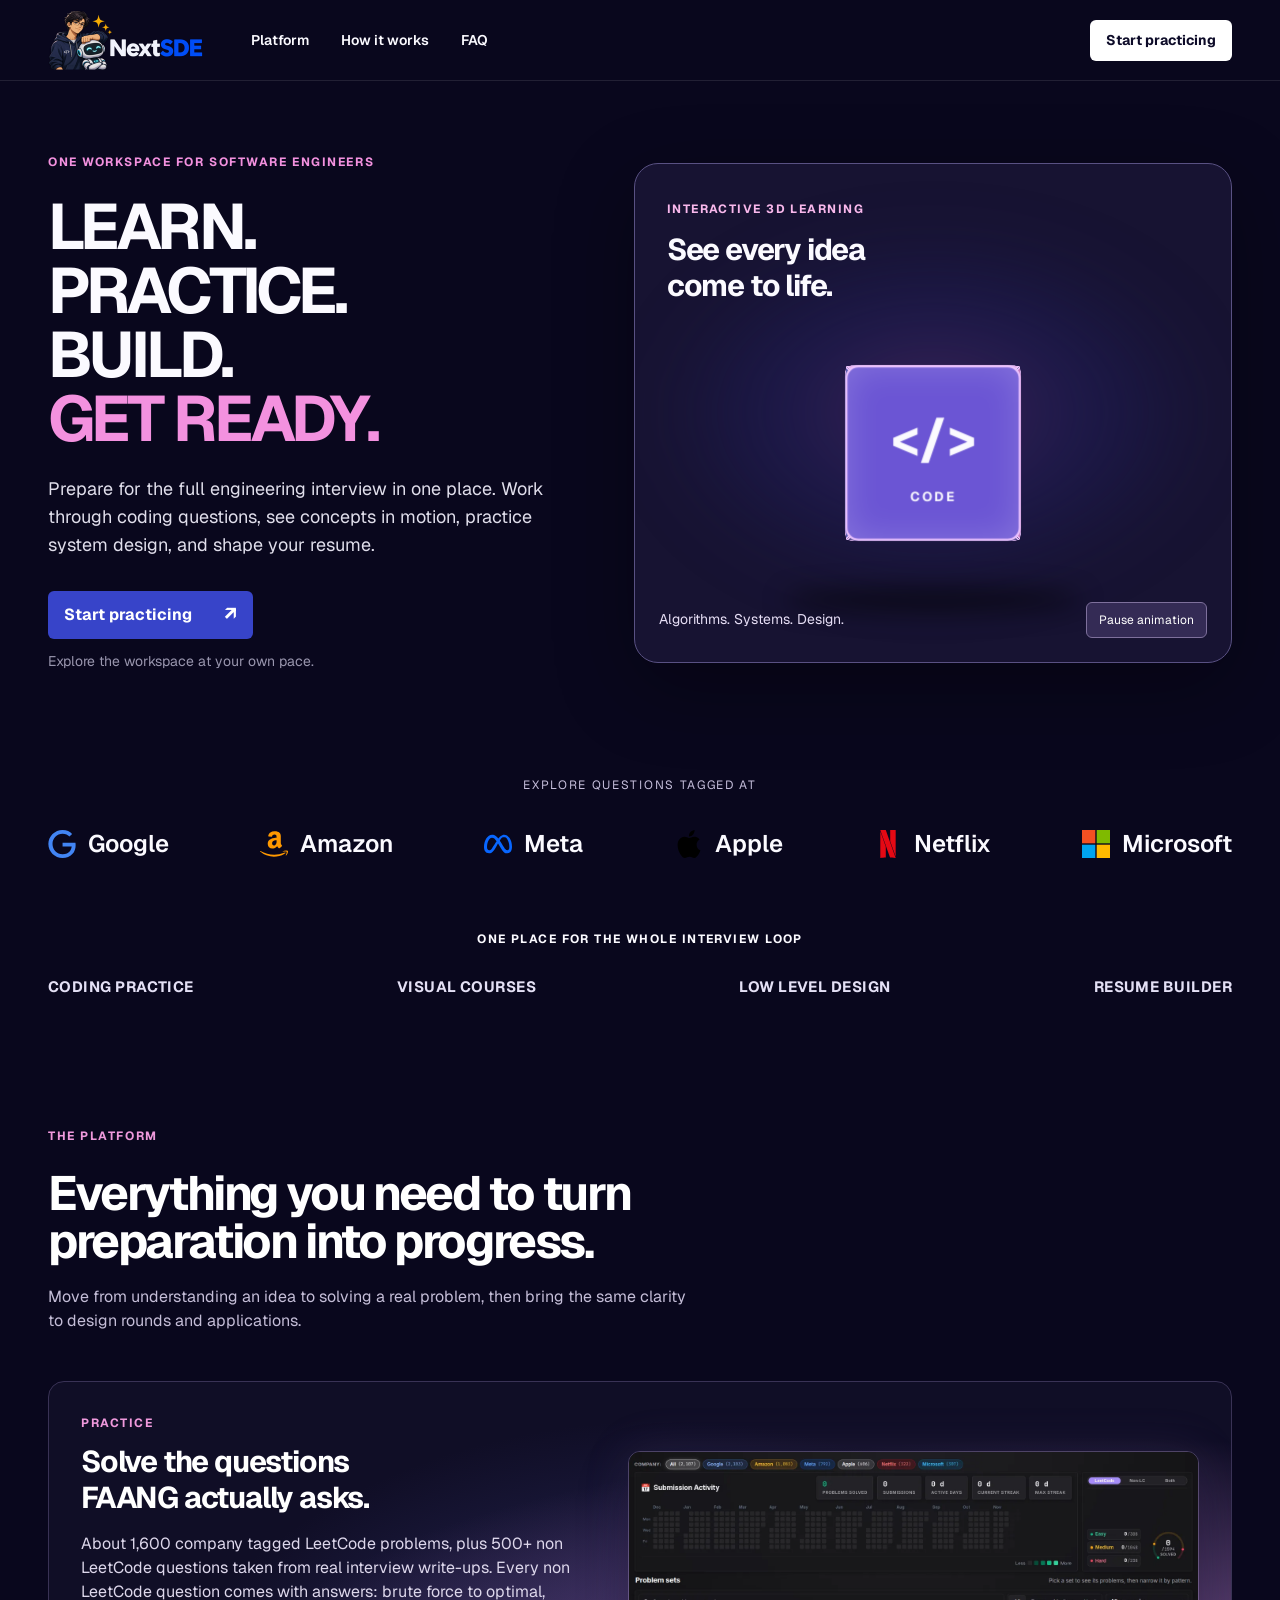
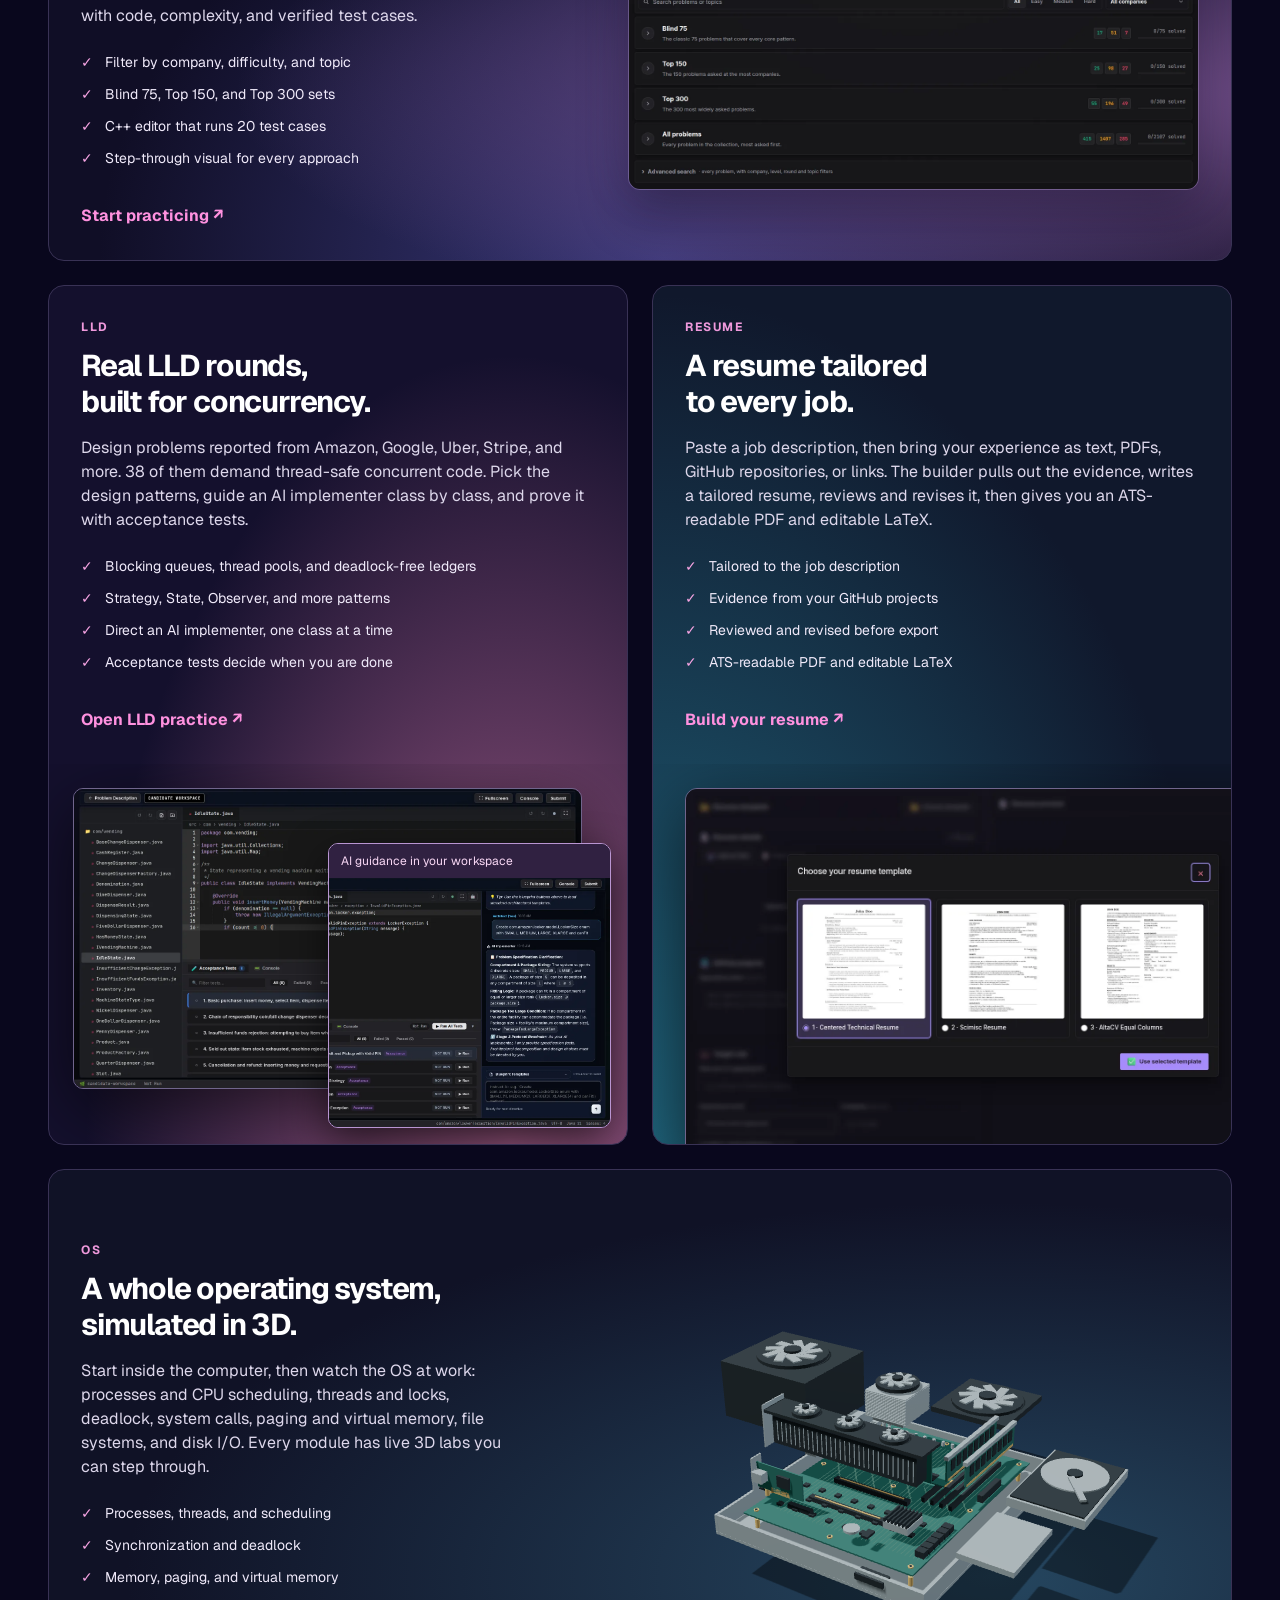
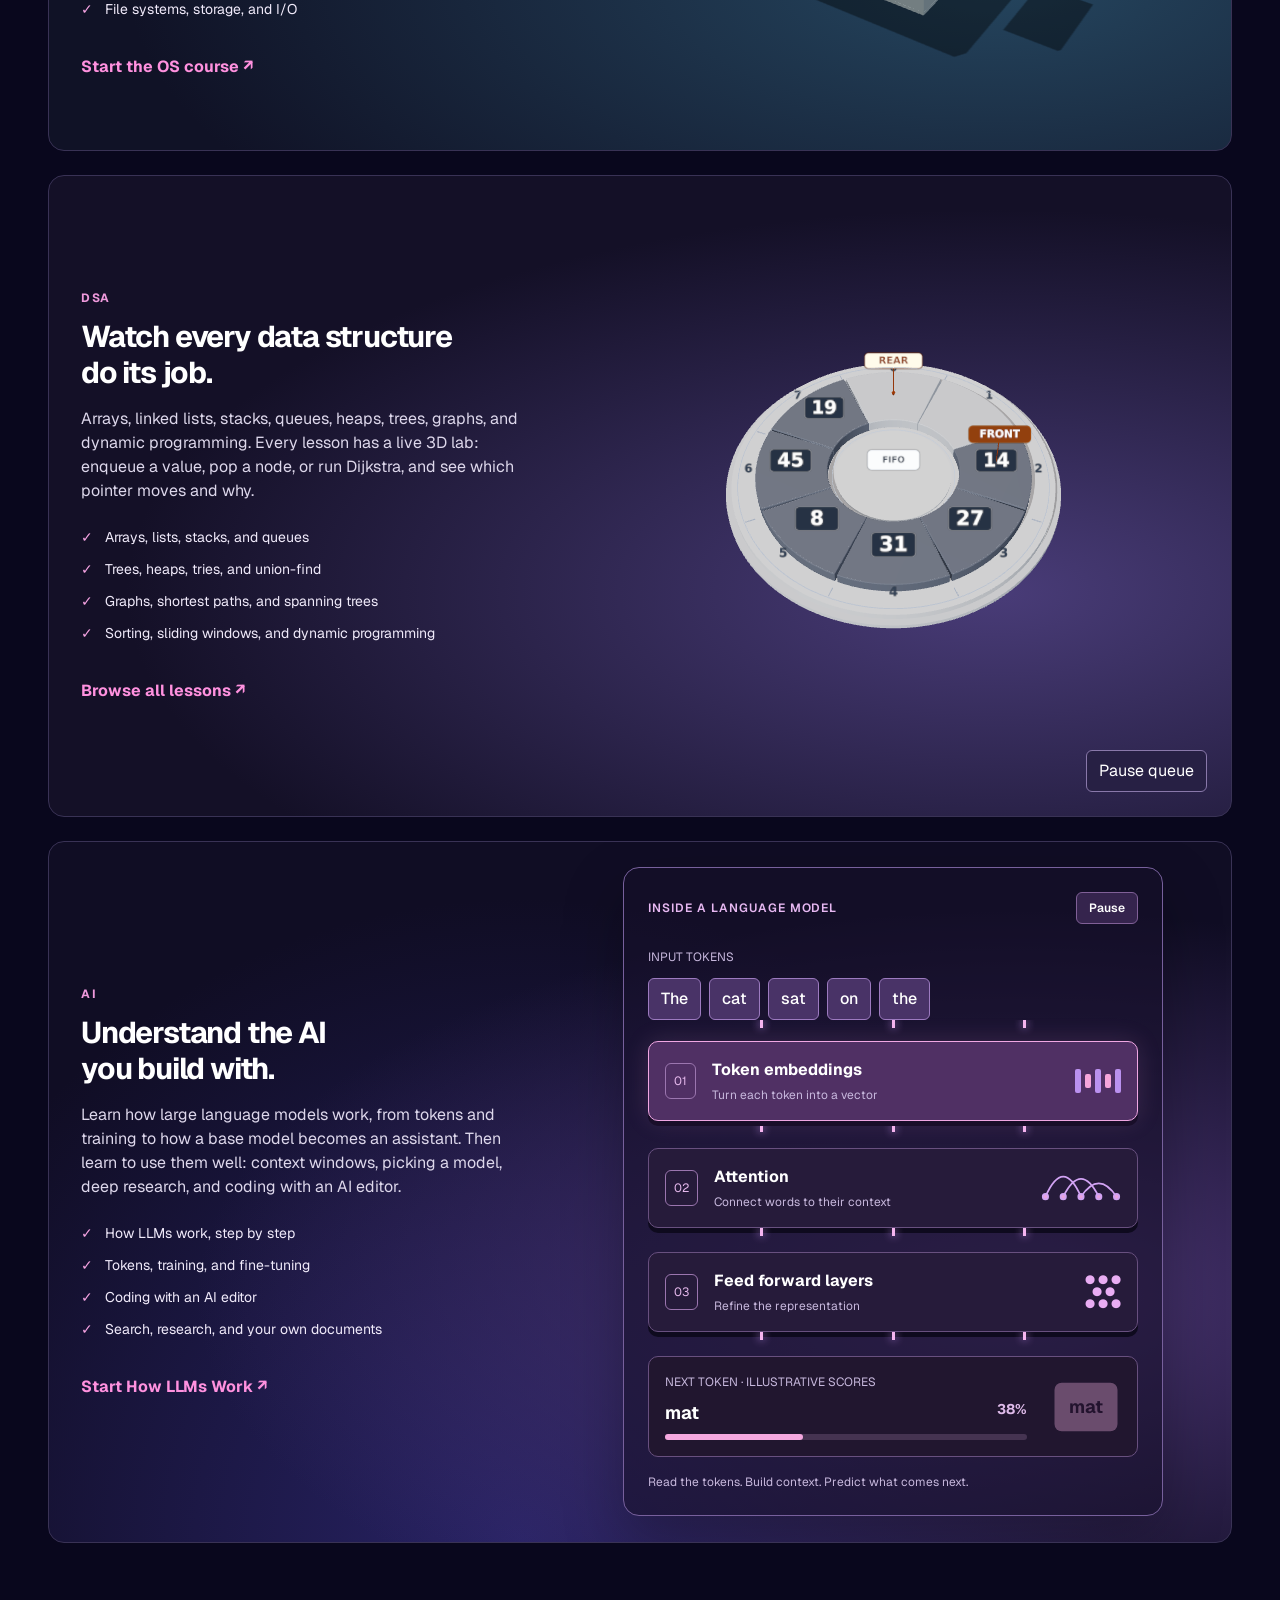
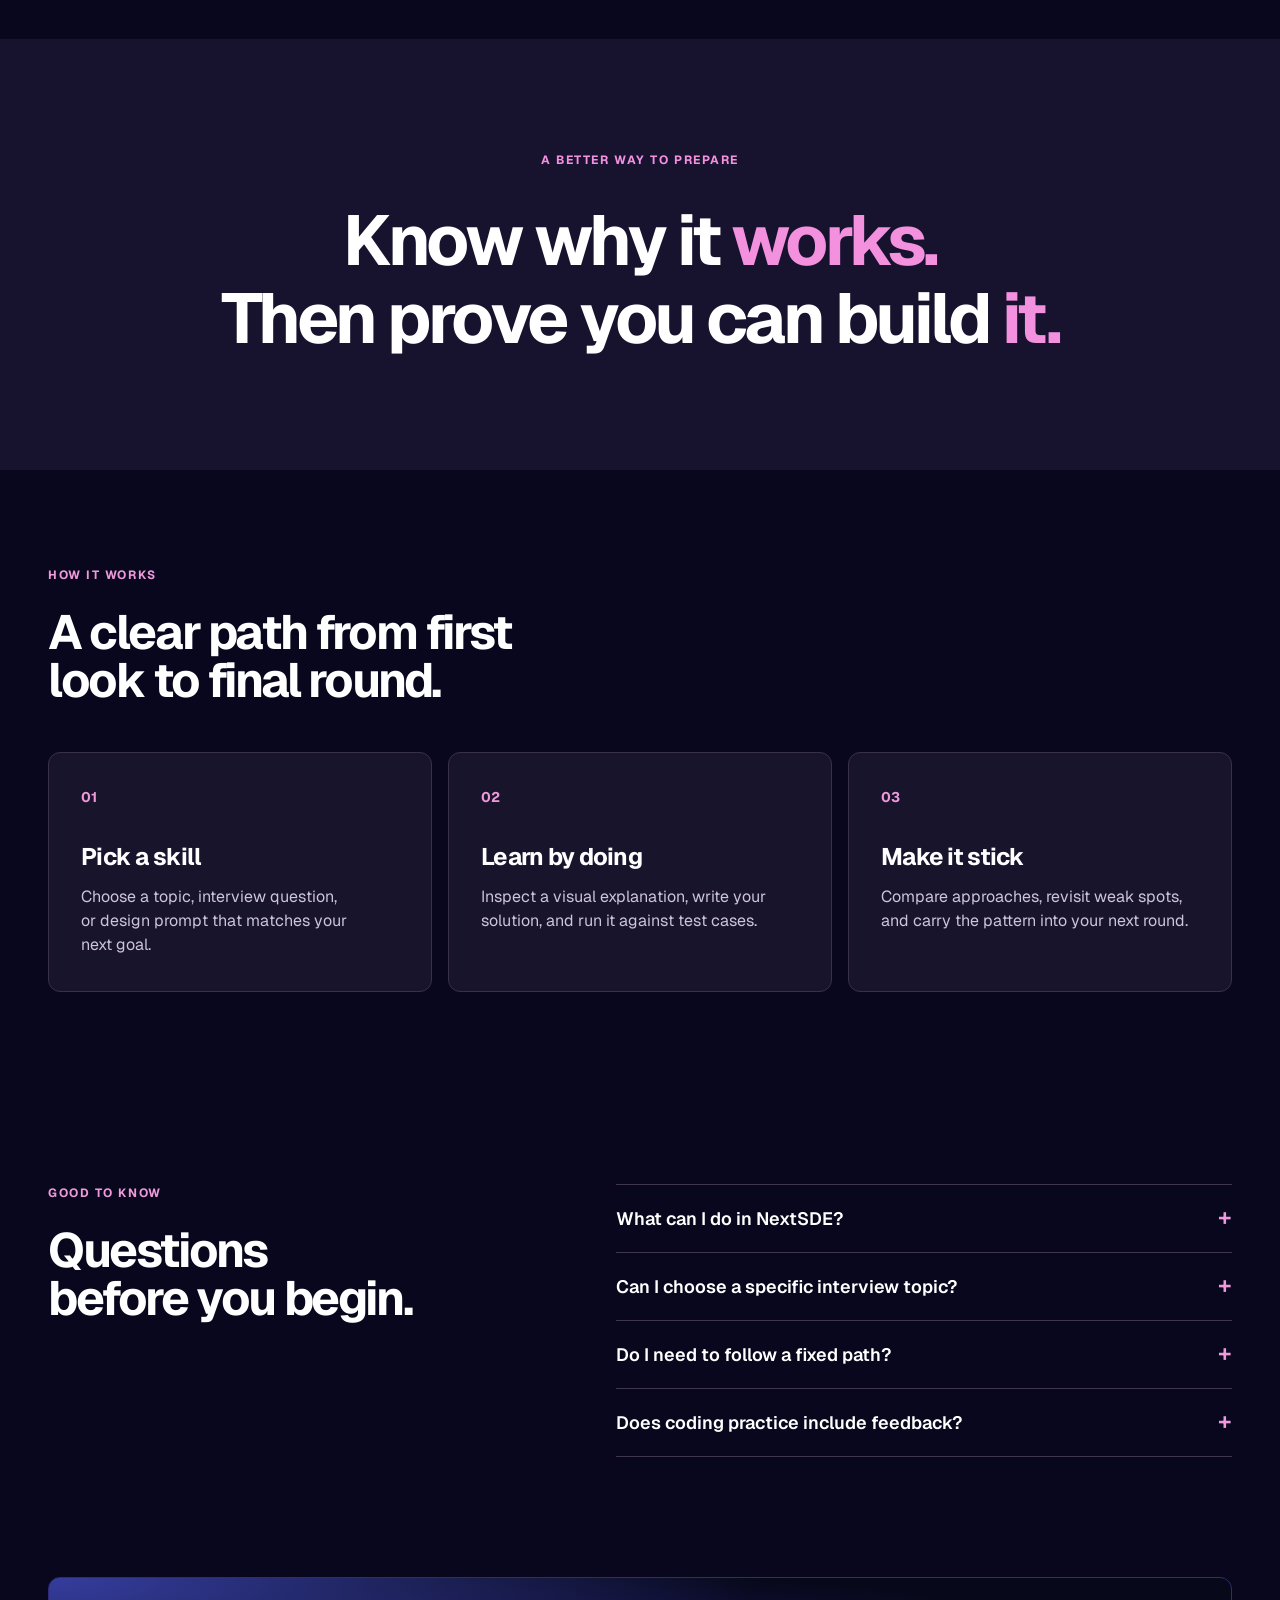
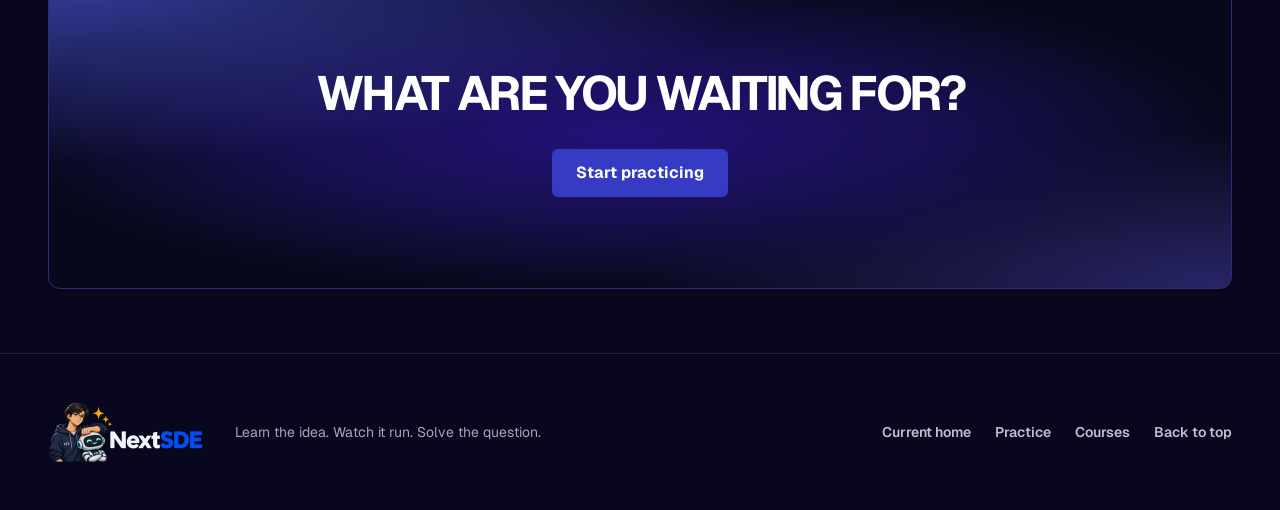
<file: index.html>
<!doctype html>
<html lang="en" data-theme="dark">
<head>
  <meta charset="utf-8">
  <meta name="viewport" content="width=device-width, initial-scale=1">
  <link rel="canonical" href="https://nextsde.com/">
  <meta name="theme-color" content="#09071d">
  <title>NextSDE — Learn. Practice. Build.</title>
  <meta name="description" content="Explore coding practice, visual courses, low level design, and resume tools in one workspace.">
  <meta property="og:title" content="NextSDE — Learn. Practice. Build.">
  <meta property="og:description" content="Everything you need to prepare for your next software engineering interview.">
  <meta property="og:type" content="website">
  <meta property="og:image" content="https://nextsde.com/media/practice.webp">
  <link rel="icon" type="image/png" href="media/nextsde-icon-64.png">
  <link rel="preconnect" href="https://fonts.googleapis.com">
  <link rel="preconnect" href="https://fonts.gstatic.com" crossorigin>
  <link href="https://fonts.googleapis.com/css2?family=Geist:wght@400;500;600;700&display=swap" rel="stylesheet">
  <link rel="stylesheet" href="style.css">
  <script src="queue-preview.bundle.js" defer></script>
  <script src="media/pc-hero.bundle.js" defer></script>
  
  <script src="script.js" defer></script>
</head>
<body>
  <a class="skip-link" href="#main">Skip to content</a>
  <header class="site-header">
    <nav class="nav container" aria-label="Main navigation">
      <a class="brand" href="./"><img src="media/nextsde-logo-dark.webp" alt="NextSDE" width="155" height="60"></a>
      <div class="nav-links" id="nav-links">
        <a href="#platform">Platform</a>
        <a href="#how-it-works">How it works</a>
        <a href="#faq">FAQ</a>
      </div>
      <a class="nav-cta" href="coming-soon.html">Start practicing</a>
      <button class="menu-button" type="button" aria-label="Open navigation" aria-controls="mobile-nav" aria-expanded="false"><span></span><span></span><span></span></button>
    </nav>
    <div class="mobile-nav" id="mobile-nav" hidden>
      <a href="#platform">Platform</a><a href="#how-it-works">How it works</a><a href="#faq">FAQ</a><a href="coming-soon.html">Start practicing</a>
    </div>
  </header>

  <main id="main">
    <section class="hero container" aria-labelledby="hero-title">
      <div class="hero-copy">
        <p class="eyebrow">ONE WORKSPACE FOR SOFTWARE ENGINEERS</p>
        <h1 id="hero-title">LEARN.<br>PRACTICE.<br>BUILD.<br><span>GET READY.</span></h1>
        <p class="hero-lede">Prepare for the full engineering interview in one place. Work through coding questions, see concepts in motion, practice system design, and shape your resume.</p>
        <a class="button button-primary" href="coming-soon.html">Start practicing <span aria-hidden="true">↗</span></a>
        <p class="hero-note">Explore the workspace at your own pace.</p>
      </div>
      <div class="hero-art" aria-label="Preview of NextSDE practice, courses, and low level design tools">
        <div class="art-glow" aria-hidden="true"></div>
        <div class="lab-heading"><span class="lab-badge">INTERACTIVE 3D LEARNING</span><h2>See every idea<br>come to life.</h2></div>
        <div class="cube-stage" aria-hidden="true"><div class="cube-orbit">
          <div class="learning-cube"><span class="face front">&lt;/&gt;<small>CODE</small></span><span class="face back">{ }<small>BUILD</small></span><span class="face right">✳<small>LEARN</small></span><span class="face left">01<small>SOLVE</small></span><span class="face top">nextsde</span><span class="face bottom">✓</span></div>
        </div><div class="cube-shadow"></div></div>
        <div class="lab-caption"><span>Algorithms. Systems. Design.</span><button class="motion-toggle" type="button" aria-pressed="false">Pause animation</button></div>
      </div>
    </section>

    <section class="company-strip container"><p>EXPLORE QUESTIONS TAGGED AT</p><div><a href="coming-soon.html" aria-label="Practice Google questions"><img src="media/google.svg" alt="" width="28" height="28">Google</a><a href="coming-soon.html" aria-label="Practice Amazon questions"><img src="media/amazon.svg" alt="" width="28" height="28">Amazon</a><a href="coming-soon.html" aria-label="Practice Meta questions"><img src="media/meta.svg" alt="" width="28" height="28">Meta</a><a href="coming-soon.html" aria-label="Practice Apple questions"><img src="media/apple.svg" alt="" width="28" height="28">Apple</a><a href="coming-soon.html" aria-label="Practice Netflix questions"><img src="media/netflix.svg" alt="" width="28" height="28">Netflix</a><a href="coming-soon.html" aria-label="Practice Microsoft questions"><img src="media/microsoft.svg" alt="" width="28" height="28">Microsoft</a></div></section>
    <section class="path-strip container" aria-label="NextSDE learning paths">
      <p>ONE PLACE FOR THE WHOLE INTERVIEW LOOP</p>
      <div><span>CODING PRACTICE</span><span>VISUAL COURSES</span><span>LOW LEVEL DESIGN</span><span>RESUME BUILDER</span></div>
    </section>

    <section class="platform section" id="platform" aria-labelledby="platform-title">
      <div class="container">
        <div class="section-intro reveal"><p class="eyebrow">THE PLATFORM</p><h2 id="platform-title">Everything you need to turn preparation into progress.</h2><p>Move from understanding an idea to solving a real problem, then bring the same clarity to design rounds and applications.</p></div>
<div class="showcase-grid"><article class="showcase practice-feature"><div class="showcase-copy"><p class="eyebrow">PRACTICE</p><h3>Solve the questions<br>FAANG actually asks.</h3><p>About 1,600 company tagged LeetCode problems, plus 500+ non LeetCode questions taken from real interview write-ups. Every non LeetCode question comes with answers: brute force to optimal, with code, complexity, and verified test cases.</p><div class="feature-points"><span> Filter by company, difficulty, and topic</span><span> Blind 75, Top 150, and Top 300 sets</span><span> C++ editor that runs 20 test cases</span><span> Step-through visual for every approach</span></div><a class="text-link" href="coming-soon.html">Start practicing ↗</a></div><div class="showcase-visual"><img class="showcase-shot" src="media/practice.webp" alt="Solve the questions FAANG actually asks. workspace" loading="lazy"></div></article><article class="showcase lld-feature"><div class="showcase-copy"><p class="eyebrow">LLD</p><h3>Real LLD rounds,<br>built for concurrency.</h3><p>Design problems reported from Amazon, Google, Uber, Stripe, and more. 38 of them demand thread-safe concurrent code. Pick the design patterns, guide an AI implementer class by class, and prove it with acceptance tests.</p><div class="feature-points"><span> Blocking queues, thread pools, and deadlock-free ledgers</span><span> Strategy, State, Observer, and more patterns</span><span> Direct an AI implementer, one class at a time</span><span> Acceptance tests decide when you are done</span></div><a class="text-link" href="coming-soon.html">Open LLD practice ↗</a></div><div class="showcase-visual"><img class="showcase-shot" src="media/lldc-3.webp" alt="LLD coding workspace and acceptance tests" loading="lazy"><div class="coach-overlay"><span>AI guidance in your workspace</span><img src="media/lldai-4.webp" alt="AI assistant conversation explaining the design problem" loading="lazy"></div></div></article><article class="showcase resume-feature"><div class="showcase-copy"><p class="eyebrow">RESUME</p><h3>A resume tailored<br>to every job.</h3><p>Paste a job description, then bring your experience as text, PDFs, GitHub repositories, or links. The builder pulls out the evidence, writes a tailored resume, reviews and revises it, then gives you an ATS-readable PDF and editable LaTeX.</p><div class="feature-points"><span> Tailored to the job description</span><span> Evidence from your GitHub projects</span><span> Reviewed and revised before export</span><span> ATS-readable PDF and editable LaTeX</span></div><a class="text-link" href="coming-soon.html">Build your resume ↗</a></div><div class="showcase-visual"><img class="showcase-shot" src="media/resume-templates.webp" alt="A resume tailored to every job. workspace" loading="lazy"></div></article><article class="showcase os-visual"><div class="showcase-copy"><p class="eyebrow">OS</p><h3>A whole operating system,<br>simulated in 3D.</h3><p>Start inside the computer, then watch the OS at work: processes and CPU scheduling, threads and locks, deadlock, system calls, paging and virtual memory, file systems, and disk I/O. Every module has live 3D labs you can step through.</p><div class="feature-points"><span> Processes, threads, and scheduling</span><span> Synchronization and deadlock</span><span> Memory, paging, and virtual memory</span><span> File systems, storage, and I/O</span></div><a class="text-link" href="coming-soon.html">Start the OS course ↗</a></div><div class="showcase-visual"><div class="model-animation" id="pc-animation" role="img" aria-label="Animated 3D computer assembling and separating into its components"><img class="showcase-shot" src="media/assembled.png" alt="A whole operating system, simulated in 3D. workspace" loading="lazy"></div></div></article><article class="showcase dsa-visual"><div class="showcase-copy"><p class="eyebrow">DSA</p><h3>Watch every data structure<br>do its job.</h3><p>Arrays, linked lists, stacks, queues, heaps, trees, graphs, and dynamic programming. Every lesson has a live 3D lab: enqueue a value, pop a node, or run Dijkstra, and see which pointer moves and why.</p><div class="feature-points"><span> Arrays, lists, stacks, and queues</span><span> Trees, heaps, tries, and union-find</span><span> Graphs, shortest paths, and spanning trees</span><span> Sorting, sliding windows, and dynamic programming</span></div><a class="text-link" href="coming-soon.html">Browse all lessons ↗</a></div><div class="showcase-visual"><div class="queue-host" id="queue-host"><img src="media/courses.webp" alt="Circular queue lab" class="queue-fallback"></div><button type="button" class="queue-toggle">Pause queue</button></div></article><article class="showcase ai-course"><div class="showcase-copy"><p class="eyebrow">AI</p><h3>Understand the AI<br>you build with.</h3><p>Learn how large language models work, from tokens and training to how a base model becomes an assistant. Then learn to use them well: context windows, picking a model, deep research, and coding with an AI editor.</p><div class="feature-points"><span> How LLMs work, step by step</span><span> Tokens, training, and fine-tuning</span><span> Coding with an AI editor</span><span> Search, research, and your own documents</span></div><a class="text-link" href="coming-soon.html">Start How LLMs Work ↗</a></div><div class="showcase-visual"><div class="ai-flow" id="ai-animation" aria-label="Illustrative language model flow from tokens through attention to next token prediction">
<div class="ai-flow-top"><span>INSIDE A LANGUAGE MODEL</span><button type="button" id="ai-play">Pause</button></div>
<div class="ai-prompt"><small>INPUT TOKENS</small><div><b>The</b><b>cat</b><b>sat</b><b>on</b><b>the</b></div></div>
<div class="ai-connector"><i></i><i></i><i></i></div>
<div class="ai-layer" data-layer="0"><span class="layer-icon">01</span><div><strong>Token embeddings</strong><small>Turn each token into a vector</small></div><div class="vector-bars"><i></i><i></i><i></i><i></i><i></i></div></div>
<div class="ai-connector"><i></i><i></i><i></i></div>
<div class="ai-layer" data-layer="1"><span class="layer-icon">02</span><div><strong>Attention</strong><small>Connect words to their context</small></div><svg viewBox="0 0 90 40" aria-hidden="true"><path d="M5 30Q25 -15 45 30M25 30Q45 -10 65 30M45 30Q65 0 85 30"/><circle cx="5" cy="30" r="3"/><circle cx="25" cy="30" r="3"/><circle cx="45" cy="30" r="3"/><circle cx="65" cy="30" r="3"/><circle cx="85" cy="30" r="3"/></svg></div>
<div class="ai-connector"><i></i><i></i><i></i></div>
<div class="ai-layer" data-layer="2"><span class="layer-icon">03</span><div><strong>Feed forward layers</strong><small>Refine the representation</small></div><div class="network-nodes">● ● ●<br> ● ● <br>● ● ●</div></div>
<div class="ai-connector"><i></i><i></i><i></i></div>
<div class="ai-output"><div><small>NEXT TOKEN · ILLUSTRATIVE SCORES</small><strong>mat <span>38%</span></strong><div class="prob-track"><i></i></div></div><span class="output-token">mat</span></div>
<p class="ai-flow-caption">Read the tokens. Build context. Predict what comes next.</p>
</div></div></article></div>
      </div>
    </section>

    <section class="tagline section" aria-label="NextSDE promise"><div class="container"><p class="eyebrow">A BETTER WAY TO PREPARE</p><h2 class="tagline-text"><span>Know</span> <span>why</span> <span>it</span> <span>works.</span><br><span>Then</span> <span>prove</span> <span>you</span> <span>can</span> <span>build</span> <span>it.</span></h2></div></section>

    <section class="how section" id="how-it-works" aria-labelledby="how-title"><div class="container"><div class="section-intro reveal"><p class="eyebrow">HOW IT WORKS</p><h2 id="how-title">A clear path from first look to final round.</h2></div><div class="steps"><article class="step reveal"><span>01</span><h3>Pick a skill</h3><p>Choose a topic, interview question, or design prompt that matches your next goal.</p></article><article class="step reveal"><span>02</span><h3>Learn by doing</h3><p>Inspect a visual explanation, write your solution, and run it against test cases.</p></article><article class="step reveal"><span>03</span><h3>Make it stick</h3><p>Compare approaches, revisit weak spots, and carry the pattern into your next round.</p></article></div></div></section>



    <section class="faq section" id="faq" aria-labelledby="faq-title"><div class="container faq-layout"><div class="reveal"><p class="eyebrow">GOOD TO KNOW</p><h2 id="faq-title">Questions before you begin.</h2></div><div class="faq-list reveal"><details><summary>What can I do in NextSDE?</summary><p>You can practice coding questions, study interactive courses, work through low level design problems, and prepare a resume.</p></details><details><summary>Can I choose a specific interview topic?</summary><p>Yes. Practice questions can be filtered by topic, difficulty, and company. Courses are organized by subject.</p></details><details><summary>Do I need to follow a fixed path?</summary><p>No. Start with the skill that matters most for your next interview and move between sections as needed.</p></details><details><summary>Does coding practice include feedback?</summary><p>The practice workspace includes an editor and test cases so you can check your solution as you work.</p></details></div></div></section>

    <section class="closing section"><div class="container closing-inner reveal"><h2>WHAT ARE YOU WAITING FOR?</h2><a class="button button-primary" href="coming-soon.html">Start practicing</a></div></section>
  </main>
  <footer class="footer"><div class="container footer-inner"><a class="brand" href="./"><img src="media/nextsde-logo-dark.webp" alt="NextSDE" width="155" height="60"></a><p>Learn the idea. Watch it run. Solve the question.</p><div><a href="./">Current home</a><a href="coming-soon.html">Practice</a><a href="coming-soon.html">Courses</a><a href="#main">Back to top</a></div></div></footer>
</body>
</html>
</file>
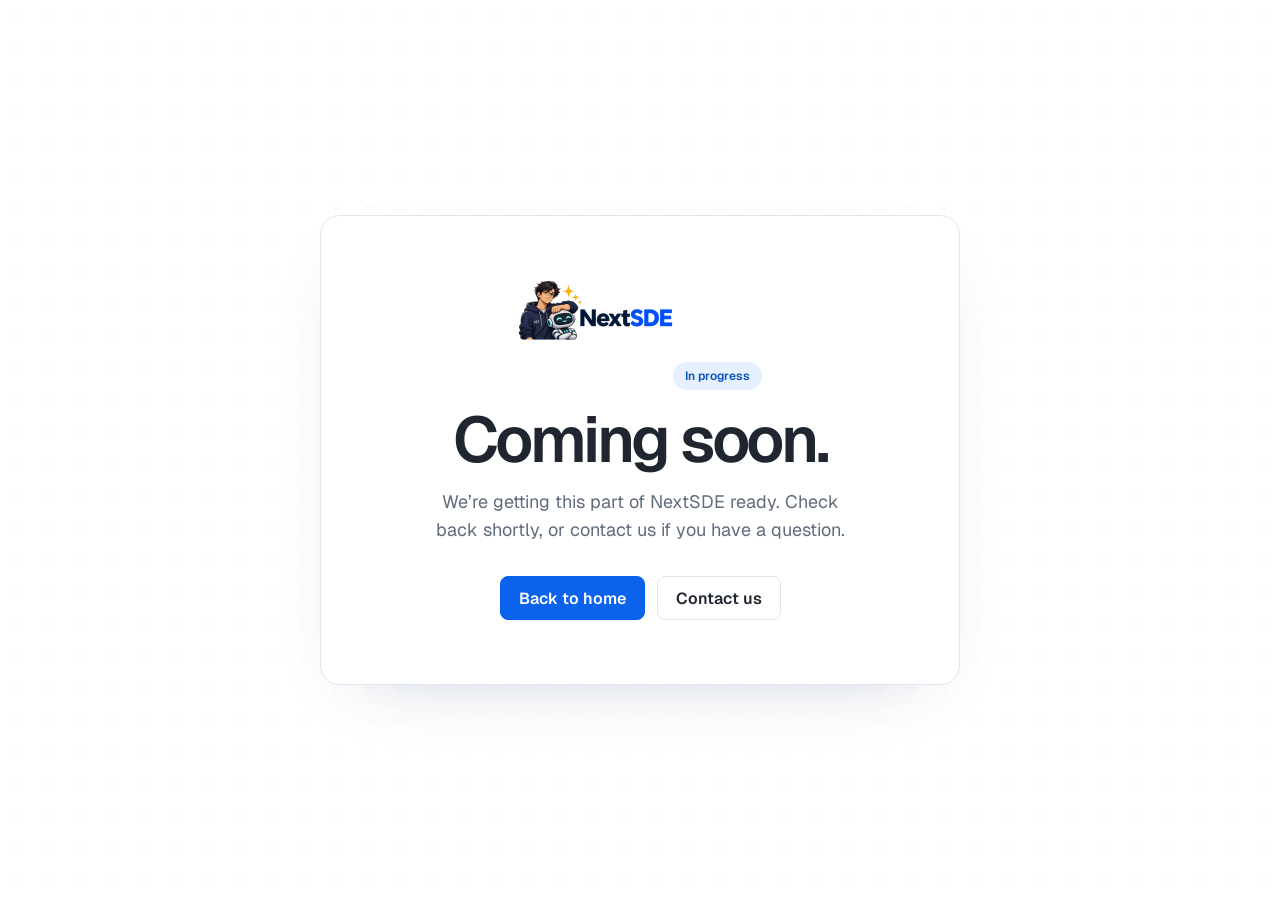
<file: coming-soon.html>
<!doctype html>
<html lang="en" data-theme="light">
<head>
  <meta charset="utf-8">
  <meta name="viewport" content="width=device-width,initial-scale=1">
  <meta name="robots" content="noindex">
  <meta name="description" content="NextSDE practice and learning tools are coming soon.">
  <title>Coming soon · NextSDE</title>
  <link rel="icon" type="image/png" href="media/nextsde-icon-64.png">
  <link rel="preconnect" href="https://fonts.googleapis.com">
  <link rel="preconnect" href="https://fonts.gstatic.com" crossorigin>
  <link href="https://fonts.googleapis.com/css2?family=Geist:wght@400;500;600&display=swap" rel="stylesheet">
  <style>
    :root{font-family:Geist,system-ui,sans-serif;color:#202630;background:#fff}
    *{box-sizing:border-box}body{margin:0;min-height:100vh;background-image:radial-gradient(circle,rgba(36,88,170,.13) 1px,transparent 1.5px);background-size:32px 32px}
    main{min-height:100vh;display:grid;place-items:center;padding:32px}
    .card{width:min(100%,640px);padding:clamp(32px,6vw,64px);border:1px solid #dfe6ef;border-radius:20px;background:#fff;box-shadow:0 24px 70px -45px rgba(24,52,96,.35);text-align:center}
    img{width:155px;height:auto;margin:0 auto 40px}.kicker{display:inline-block;padding:6px 12px;border-radius:999px;background:#e7f0ff;color:#0754c2;font-size:12px;font-weight:600}
    h1{margin:18px 0 16px;font-size:clamp(40px,7vw,64px);line-height:1;letter-spacing:-.05em;font-weight:600;text-wrap:balance}
    p{margin:0 auto;max-width:440px;color:#606b7c;font-size:18px;line-height:28px;text-wrap:pretty}
    .actions{display:flex;justify-content:center;flex-wrap:wrap;gap:12px;margin-top:32px}
    a{display:inline-flex;align-items:center;justify-content:center;min-height:44px;padding:10px 18px;border-radius:8px;border:1px solid #dfe6ef;color:#202630;text-decoration:none;font-weight:600;transition:transform .2s,background .2s}
    a:hover{transform:translateY(-2px);background:#f4f6f9}a:active{transform:scale(.98)}a:focus-visible{outline:2px solid #0b62ed;outline-offset:4px}
    .primary{background:#0b62ed;border-color:#0b62ed;color:#fff}.primary:hover{background:#0754d3}
  </style>
</head>
<body><main><div class="card"><img src="media/nextsde-logo-light.webp" alt="NextSDE"><span class="kicker">In progress</span><h1>Coming soon.</h1><p>We’re getting this part of NextSDE ready. Check back shortly, or contact us if you have a question.</p><div class="actions"><a class="primary" href="/">Back to home</a><a href="mailto:contactus@nextsde.com">Contact us</a></div></div></main></body>
</html>
</file>
<file: style.css>
:root{--bg:#09071d;--surface:#11102b;--surface2:#171638;--line:#302d53;--text:#fbfaff;--muted:#b8b5cd;--pink:#f391df;--purple:#3744c9;--curve:cubic-bezier(.22,1,.36,1)}
*{box-sizing:border-box}html{scroll-behavior:smooth}body{margin:0;background:var(--bg);color:var(--text);font-family:Geist,system-ui,sans-serif;font-size:16px;line-height:1.5;overflow-x:hidden}a{color:inherit;text-decoration:none}button{font:inherit}img{display:block;max-width:100%}h1,h2,h3,p{margin-top:0}h1,h2,h3{text-wrap:balance}p{text-wrap:pretty}.container{width:min(100% - 48px,1184px);margin-inline:auto}.skip-link{position:absolute;left:16px;top:-80px;z-index:100;background:white;color:#09071d;padding:8px 12px}.skip-link:focus{top:12px}:focus-visible{outline:3px solid var(--pink);outline-offset:4px}
.site-header{position:relative;z-index:20;border-bottom:1px solid #ffffff1a}.nav{height:80px;display:flex;align-items:center;gap:48px}.brand{display:inline-flex;align-items:center;gap:12px;font-size:24px;font-weight:700;letter-spacing:-.06em;white-space:nowrap}.brand-accent{color:var(--pink)}.brand-mark{width:28px;height:28px;display:flex;flex-direction:column;align-items:center;justify-content:center;gap:3px}.brand-mark span{display:block;height:6px;background:var(--text);border-radius:6px}.brand-mark span:nth-child(1){width:17px}.brand-mark span:nth-child(2){width:27px}.brand-mark span:nth-child(3){width:20px}.nav-links{display:flex;gap:32px;align-items:center;margin-right:auto}.nav-links a,.footer a{font-size:14px;font-weight:600;transition:color .3s var(--curve)}.nav-links a:hover,.footer a:hover{color:var(--pink)}.nav-cta{background:#fff;color:#0d0b28;border-radius:6px;padding:10px 16px;font-size:14px;font-weight:700;white-space:nowrap;transition:transform .5s var(--curve),background .3s var(--curve)}.nav-cta:hover{background:#f4e4f4;transform:translateY(-2px)}.nav-cta:active,.button:active{transform:scale(.98)}.menu-button{display:none}.mobile-nav[hidden]{display:none}
.hero{min-height:632px;display:grid;grid-template-columns:minmax(0,1fr) minmax(0,1.08fr);align-items:center;gap:32px;padding-top:72px;padding-bottom:64px}.hero-copy{position:relative;z-index:2}.eyebrow{color:var(--pink);font-size:12px;font-weight:700;letter-spacing:.13em;margin-bottom:24px}.hero h1{font-size:clamp(48px,5vw,72px);line-height:1;letter-spacing:-.06em;font-weight:700;margin-bottom:24px}.hero h1 span{color:var(--pink)}.hero-lede{font-size:18px;line-height:28px;max-width:500px;color:#e0deeb;margin-bottom:32px}.button{display:inline-flex;align-items:center;justify-content:center;gap:32px;min-height:48px;padding:8px 16px;border-radius:6px;font-weight:700;font-size:16px;transition:transform .5s var(--curve),background .3s var(--curve),border-color .3s var(--curve)}.button:hover{transform:translateY(-3px)}.button-primary{background:var(--purple);color:#fff}.button-primary:hover{background:#4b58e1}.button span{font-size:20px;line-height:1}.hero-note{color:#9996ae;font-size:14px;margin:12px 0 0}
.hero-art{height:480px;position:relative;display:flex;align-items:center;justify-content:center;isolation:isolate}.art-glow{position:absolute;inset:14% 3%;z-index:-1;background:radial-gradient(ellipse,#62347980 0%,#28257855 38%,transparent 72%);filter:blur(32px)}.product-window,.mini-card{background:#12112c;border:1px solid #4b456e;box-shadow:0 24px 80px #0008;border-radius:10px}.product-window{width:430px;min-height:360px;position:relative;z-index:2;transform:rotate(-1deg);overflow:hidden}.window-header{height:44px;border-bottom:1px solid var(--line);display:flex;align-items:center;gap:9px;padding:0 16px;font-size:12px;font-weight:600}.window-symbol{color:var(--pink);font-size:24px;line-height:1}.window-dots{margin-left:auto;letter-spacing:2px;color:#8f88b6}.window-inner{padding:24px}.window-kicker{font-size:11px;color:var(--pink);letter-spacing:.12em;font-weight:700}.window-inner h2{font-size:32px;line-height:1.05;letter-spacing:-.04em;margin:10px 0 20px}.search-mock{padding:11px 12px;border:1px solid #575273;border-radius:6px;color:#aca8c7;font-size:11px}.search-mock span{font-size:17px;margin-right:7px}.chip-row{display:flex;gap:6px;margin:12px 0 16px}.chip-row span{padding:4px 7px;border-radius:4px;background:#27254a;color:#d1cfe0;font-size:10px;white-space:nowrap}.problem-row{display:flex;align-items:center;gap:10px;border:1px solid #393653;background:#1b1a3b;border-radius:5px;padding:7px 9px;margin-top:6px}.problem-icon{width:25px;height:25px;display:grid;place-items:center;background:#343270;border-radius:4px;color:#c8c7ff;font-size:10px}.problem-row>span:nth-child(2){display:flex;flex-direction:column;gap:1px;flex:1}.problem-row b{font-size:11px}.problem-row small{font-size:9px;color:#aca8c7}.problem-status{font-size:9px;color:#a9e9c6}.problem-status.medium{color:#e8c986}.mini-card{position:absolute;padding:15px;width:185px;z-index:3}.mini-left{left:-12px;bottom:45px;transform:rotate(-6deg)}.mini-right{right:-8px;top:32px;transform:rotate(6deg)}.mini-top{display:flex;align-items:center;gap:6px;font-size:9px;color:#cbc8dd;font-weight:700;letter-spacing:.08em}.mini-dot{width:6px;height:6px;background:#a9e9c6;border-radius:50%}.mini-dot.pink{background:var(--pink)}.mini-visual{height:75px;margin:13px 0;display:flex;align-items:end;gap:6px;justify-content:center}.mini-visual i{width:16px;background:#6e68dc;border-radius:3px 3px 0 0}.mini-visual i:nth-child(1){height:28px}.mini-visual i:nth-child(2){height:52px}.mini-visual i:nth-child(3){height:39px;background:var(--pink)}.mini-visual i:nth-child(4){height:62px}.mini-visual i:nth-child(5){height:47px}.mini-visual i:nth-child(6){height:68px;background:var(--pink)}.mini-caption{font-size:10px;color:#d6d3e3}.code-line{height:5px;width:90%;border-radius:4px;background:#555097;margin:12px 0}.code-line.short{width:55%;background:#b76ba8}.code-line.medium{width:72%}.mini-pass{border-top:1px solid var(--line);padding-top:10px;color:#a9e9c6;font-size:10px}
.path-strip{text-align:center;padding:20px 0 72px}.path-strip p{font-size:12px;font-weight:700;letter-spacing:.12em;margin-bottom:28px}.path-strip div{display:flex;justify-content:space-between;gap:24px;align-items:center;color:#a4a1bc;font-size:15px;font-weight:700;letter-spacing:.03em}.section{padding:96px 0}.platform{background:#fff;color:#0d0b28}.section-intro{max-width:750px;margin-bottom:48px}.section-intro h2,.resume h2,.faq h2{font-size:48px;line-height:1;letter-spacing:-.05em;font-weight:700;margin-bottom:20px}.section-intro>p:last-child,.resume-copy>p:not(.eyebrow){color:#5e5c70;max-width:650px;line-height:24px}.platform .eyebrow,.how .eyebrow,.faq .eyebrow{color:#424cc4}.feature-grid{display:grid;grid-template-columns:repeat(3,minmax(0,1fr));gap:16px}.feature-card{display:block;background:#f6f5fb;border:1px solid #e3e1ed;border-radius:12px;overflow:hidden;transition:transform .5s var(--curve),box-shadow .3s var(--curve)}.feature-card:hover{transform:translateY(-6px);box-shadow:0 20px 40px #130d3419}.feature-image{height:220px;display:flex;align-items:end;justify-content:center;padding:32px 18px 0;overflow:hidden}.feature-image.purple{background:#dcdcf9}.feature-image.pink{background:#f9def1}.feature-image.blue{background:#dce9f8}.feature-image img{width:100%;height:190px;object-fit:cover;object-position:top;border-radius:7px 7px 0 0;box-shadow:0 8px 28px #11112d38}.feature-content{padding:24px}.feature-label{font-size:11px;font-weight:700;letter-spacing:.12em;color:#5d56a3}.feature-content h3{font-size:24px;line-height:32px;letter-spacing:-.03em;margin:12px 0}.feature-content p{font-size:16px;line-height:24px;color:#5e5c70;min-height:96px}.text-link{font-size:14px;font-weight:700;color:#303cb6}.text-link span{margin-left:8px}
.tagline{background:#17132e;text-align:center;padding:112px 0}.tagline .eyebrow{margin-bottom:32px}.tagline-text{font-size:clamp(36px,5.5vw,72px);line-height:1.12;letter-spacing:-.05em;margin:0}.tagline-text span{color:#6d6988;transition:color .5s var(--curve)}.tagline-text span.lit{color:#fff}.tagline-text span.lit:nth-child(4),.tagline-text span.lit:last-child{color:var(--pink)}.how{background:#f4f3f9;color:#0d0b28}.steps{display:grid;grid-template-columns:repeat(3,1fr);gap:16px}.step{background:#fff;border:1px solid #e6e4ef;border-radius:12px;padding:32px;min-height:240px}.step>span{color:#4c53c8;font-size:14px;font-weight:700}.step h3{font-size:24px;line-height:32px;letter-spacing:-.03em;margin:32px 0 12px}.step p{color:#5e5c70;margin:0}.resume{background:#0c0a22}.resume-layout{display:grid;grid-template-columns:1fr 1.1fr;gap:64px;align-items:center}.resume-copy>p:not(.eyebrow){color:#c4c1d5}.button-outline{border:1px solid #7a7692;color:#fff}.button-outline:hover{border-color:var(--pink);background:#ffffff0d}.resume-image{background:#22194a;border:1px solid #4a3d75;border-radius:12px;padding:32px 0 0 32px;overflow:hidden}.resume-image img{width:100%;border-radius:8px 0 0 0;box-shadow:0 12px 40px #0008}.faq{background:#fff;color:#0d0b28}.faq-layout{display:grid;grid-template-columns:.9fr 1.1fr;gap:64px}.faq-list details{border-bottom:1px solid #dddbe8;padding:20px 0}.faq-list details:first-child{border-top:1px solid #dddbe8}.faq-list summary{cursor:pointer;font-size:18px;font-weight:600;list-style:none;display:flex;justify-content:space-between;gap:24px}.faq-list summary::-webkit-details-marker{display:none}.faq-list summary:after{content:'+';color:#4d4bc0;font-size:24px;line-height:1}.faq-list details[open] summary:after{content:'−'}.faq-list details p{color:#5e5c70;margin:12px 0 0}.closing{background:#332b9b;text-align:center}.closing .eyebrow{color:#ddc7ff}.closing h2{font-size:clamp(48px,6vw,72px);line-height:1;letter-spacing:-.05em;margin:0 0 24px}.closing h2 span{color:#f8b3e8}.closing-inner>p:not(.eyebrow){color:#edeaff;margin-bottom:32px}.button-light{background:#fff;color:#171334}.button-light:hover{background:#f3e4f1}.footer{background:#09071d;border-top:1px solid #ffffff1c;padding:48px 0}.footer-inner{display:flex;align-items:center;gap:32px}.footer p{font-size:14px;color:#a7a4bd;margin:0 auto 0 0}.footer-inner>div{display:flex;gap:24px}.footer a:not(.brand){color:#c1bed2}
.reveal{opacity:0;transform:translateY(32px);transition:opacity .7s var(--curve),transform .7s var(--curve)}.reveal.visible{opacity:1;transform:none}
@media(max-width:1000px){.nav{gap:24px}.nav-links{gap:16px}.hero{grid-template-columns:1fr 1fr}.mini-left{left:-6px}.mini-right{right:-6px}.product-window{width:95%}.feature-content p{min-height:120px}.resume-layout,.faq-layout{gap:32px}}
@media(max-width:760px){.container{width:min(100% - 32px,1184px)}.nav{height:68px}.nav-links,.nav-cta{display:none}.menu-button{margin-left:auto;display:flex;flex-direction:column;justify-content:center;gap:5px;width:40px;height:40px;border:1px solid #57516d;border-radius:6px;background:transparent;padding:8px;cursor:pointer}.menu-button span{height:2px;width:100%;background:white;transition:transform .5s var(--curve),opacity .3s var(--curve)}.menu-button[aria-expanded=true] span:first-child{transform:translateY(7px) rotate(45deg)}.menu-button[aria-expanded=true] span:nth-child(2){opacity:0}.menu-button[aria-expanded=true] span:last-child{transform:translateY(-7px) rotate(-45deg)}.mobile-nav:not([hidden]){position:fixed;inset:68px 0 0;background:#09071df5;backdrop-filter:blur(20px);display:flex;flex-direction:column;padding:48px 24px;gap:24px;height:calc(100vh - 68px);z-index:30}.mobile-nav a{font-size:24px;font-weight:600}.hero{display:block;padding-top:64px;padding-bottom:24px;min-height:0}.hero h1{font-size:clamp(48px,10vw,60px)}.hero-art{height:380px;margin-top:32px}.product-window{width:min(87%,430px);min-height:335px}.mini-left{left:0;bottom:0}.mini-right{right:0;top:0}.path-strip{padding-bottom:56px}.path-strip div{flex-wrap:wrap;justify-content:center;gap:16px 24px;font-size:12px}.section{padding:72px 0}.section-intro h2,.resume h2,.faq h2{font-size:36px;line-height:40px}.feature-grid,.steps,.resume-layout,.faq-layout{grid-template-columns:1fr}.feature-content p{min-height:0}.feature-image{height:220px}.step{min-height:0}.step h3{margin-top:24px}.footer-inner{align-items:flex-start;flex-direction:column}.footer p{margin:0}.footer-inner>div{flex-wrap:wrap}}
@media(max-width:430px){.hero-art{height:340px}.product-window{width:88%;min-height:310px}.window-inner{padding:16px}.window-inner h2{font-size:24px;margin-bottom:12px}.mini-card{width:118px;padding:9px}.mini-left{left:-5px;bottom:0}.mini-right{right:-5px;top:0}.mini-visual{height:48px;margin:6px 0}.mini-visual i{width:10px;max-height:43px}.code-line{margin:8px 0}.mini-top{font-size:7px}.mini-caption,.mini-pass{font-size:8px}.chip-row span{font-size:8px}.problem-row{padding:5px}.hero-lede{font-size:16px;line-height:24px}.path-strip div{font-size:10px}.tagline-text{font-size:36px}}
@media(prefers-reduced-motion:reduce){html{scroll-behavior:auto}.reveal{opacity:1;transform:none;transition:none}.tagline-text span{transition:none}.button,.feature-card,.menu-button span{transition:none}}

/* Prominent 3D lab and readable product showcases. */
.hero-art{height:500px;border:1px solid #595183;border-radius:24px;background:#171332;overflow:hidden;display:block;box-shadow:0 24px 80px #0005}
.lab-heading{position:absolute;top:32px;left:32px;z-index:2}.lab-badge{font-size:12px;letter-spacing:.12em;color:#f9b8ec;font-weight:700}.lab-heading h2{font-size:30px;line-height:36px;margin:12px 0;letter-spacing:-.04em}.cube-stage{position:absolute;inset:130px 0 50px;perspective:900px}.cube-orbit{position:absolute;left:50%;top:50%;width:160px;height:160px;margin:-80px;transform-style:preserve-3d;animation:cube-float 6s cubic-bezier(.22,1,.36,1) infinite alternate}.learning-cube{width:100%;height:100%;position:relative;transform-style:preserve-3d;animation:cube-turn 16s cubic-bezier(.45,0,.55,1) infinite}.face{position:absolute;width:160px;height:160px;border:2px solid #edc5ff;border-radius:12px;background:#6b55d4;display:flex;align-items:center;justify-content:center;flex-direction:column;font-size:48px;font-weight:700;box-shadow:inset 0 0 32px #ffffff30;backface-visibility:visible}.face small{font-size:12px;letter-spacing:.15em;margin-top:8px}.front{transform:translateZ(80px);background:#6b55d4}.back{transform:rotateY(180deg) translateZ(80px);background:#7650ba}.right{transform:rotateY(90deg) translateZ(80px);background:#bc69b3}.left{transform:rotateY(-90deg) translateZ(80px);background:#4648a4}.top{transform:rotateX(90deg) translateZ(80px);background:#e1a7e8;color:#33264b;font-size:24px}.bottom{transform:rotateX(-90deg) translateZ(80px);background:#453a85}.cube-shadow{position:absolute;bottom:0;left:25%;width:50%;height:24px;border-radius:50%;background:#0008;filter:blur(12px)}.lab-caption{position:absolute;bottom:24px;left:24px;right:24px;display:flex;align-items:center;justify-content:space-between;gap:12px;font-size:14px;color:#e6def5}.motion-toggle{color:#fff;background:#342b55;border:1px solid #7e709c;border-radius:6px;padding:8px 12px;font-size:12px;cursor:pointer}.motion-toggle:hover{background:#514074}.hero-art.paused .cube-orbit,.hero-art.paused .learning-cube{animation-play-state:paused}
@keyframes cube-turn{0%{transform:rotateX(-22deg) rotateY(-30deg)}50%{transform:rotateX(-12deg) rotateY(150deg)}100%{transform:rotateX(-22deg) rotateY(330deg)}}@keyframes cube-float{from{translate:0 -12px}to{translate:0 12px}}
.platform .section-intro{max-width:850px}.feature-grid{grid-template-columns:1fr;gap:32px}.feature-card{display:grid;grid-template-columns:1.15fr 1fr;background:#fff;border:1px solid #d0cde0;box-shadow:0 12px 36px #1913360c}.feature-image{height:340px;padding:32px 24px;align-items:center}.feature-image img{height:auto;max-height:280px;object-fit:contain;border-radius:8px}.feature-content{padding:40px;display:flex;flex-direction:column;justify-content:center}.feature-label{font-size:14px;color:#4936a1}.feature-content h3{font-size:36px;line-height:40px;color:#151029}.feature-content p{min-height:0;font-size:18px;line-height:28px;color:#474052}.text-link{font-size:16px;margin-top:12px}.feature-card:nth-child(2){background:#fff9fd}.feature-card:nth-child(3){background:#f7faff}.path-strip div{color:#e4e0f5}.reveal{opacity:1;transform:none}
@media(max-width:760px){.hero-art{height:460px}.feature-card{grid-template-columns:1fr}.feature-image{height:auto;min-height:200px;padding:24px}.feature-content{padding:24px}.feature-content h3{font-size:30px;line-height:36px}.feature-content p{font-size:16px;line-height:24px}.lab-heading{left:24px;top:24px}.lab-caption{font-size:12px;flex-wrap:wrap}.cube-stage{inset:130px 0 64px}}
@media(prefers-reduced-motion:reduce){.cube-orbit,.learning-cube{animation:none}.learning-cube{transform:rotateX(-22deg) rotateY(-30deg)}}
.brand img{width:155px;height:60px;object-fit:contain}.company-strip{text-align:center;padding:40px 0 48px}.company-strip p{font-size:12px;letter-spacing:.14em;color:#c5bedb;margin-bottom:32px}.company-strip>div{display:flex;justify-content:space-between;gap:24px;flex-wrap:wrap}.company-strip a{display:flex;align-items:center;gap:12px;font-size:24px;font-weight:600}.company-strip a img{object-fit:contain}.company-strip a:nth-child(4) img{filter:invert(1)}.path-strip{padding-bottom:32px}.platform,.how,.faq{background:#09071d;color:#fff}.platform .section-intro>p:last-child,.how .section-intro>p:last-child{color:#c4bdd7}.platform .eyebrow,.how .eyebrow,.faq .eyebrow{color:#ef99dc}.showcase-grid{display:grid;grid-template-columns:repeat(3,minmax(0,1fr));gap:24px}.showcase{grid-column:span 2;border:1px solid #393255;border-radius:16px;overflow:hidden;background:radial-gradient(ellipse at 80% 90%,#9264a8 0,transparent 55%),radial-gradient(ellipse at 10% 70%,#4649a1 0,transparent 65%),#100e26;min-width:0;position:relative}.showcase:nth-child(4n+2),.showcase:nth-child(4n+3){grid-column:span 1}.showcase:nth-child(2){background:radial-gradient(ellipse at 80% 100%,#aa608e,transparent 65%),#14102d}.showcase:nth-child(3){background:radial-gradient(ellipse at 0% 100%,#20657d,transparent 70%),#10182c}.showcase:nth-child(4){background:radial-gradient(ellipse at 80% 85%,#4f449a,transparent 70%),#141027}.showcase-copy{padding:32px;position:relative;z-index:2}.showcase h3{font-size:30px;line-height:36px;letter-spacing:-.04em;color:#fff;margin-bottom:16px}.showcase-copy>p:not(.eyebrow){color:#ddd7eb;font-size:16px;line-height:24px}.showcase .eyebrow{margin-bottom:12px}.feature-points{display:grid;gap:12px;margin:24px 0}.feature-points span{display:block;color:#f0eafa;font-size:14px;line-height:20px;padding-left:24px;position:relative}.feature-points span:before{content:'✓';position:absolute;left:0;color:#f8a5e4}.showcase .text-link{color:#ff91df;display:inline-block}.showcase-visual{height:320px;position:relative;padding-left:40px;overflow:hidden}.showcase-shot{position:absolute;left:40px;top:16px;width:110%;max-width:none;height:auto;border:1px solid #70658c;border-radius:12px;box-shadow:0 20px 70px #0009}.lld-feature .showcase-shot{width:150%;left:24px}.shot-detail{position:absolute;right:-35%;bottom:-16px;width:115%;border:1px solid #8e7ba3;border-radius:10px;box-shadow:0 10px 40px #0008}.os-visual .showcase-shot{width:150%;left:-25%;top:0}.ai-course .showcase-shot{left:-8%;width:110%}.resume-feature .showcase-shot{left:24px;width:125%}.showcase .queue-host{position:absolute;inset:0;display:block;min-height:300px}.queue-host canvas{display:block;width:100%;height:100%}.queue-fallback{width:100%;height:100%;object-fit:cover}.queue-host.live .queue-fallback{display:none}.queue-toggle{position:absolute;right:16px;bottom:16px;z-index:3;background:#272044;color:#fff;border:1px solid #8978aa;border-radius:6px;padding:8px 12px;cursor:pointer}.step{background:#18142c;border-color:#39304c}.step p,.faq-list details p{color:#ccc4dc}.step>span{color:#ef99dc}.faq-list details,.faq-list details:first-child{border-color:#40374f}.faq-list summary:after{color:#ef99dc}.closing{position:relative;overflow:hidden;background:radial-gradient(ellipse at 50% 130%,#ac55ac 0,transparent 58%),radial-gradient(ellipse at 25% 30%,#3736b8,transparent 65%),#100d34;min-height:500px;border:1px solid #514589;border-radius:20px;margin:24px auto 80px;width:min(100% - 48px,1280px);display:grid;place-items:center}.closing-inner{position:relative;z-index:2}.closing h2{font-size:clamp(36px,5.5vw,72px)}.closing h2 span{color:#ffc2ed}.sparkles{position:absolute;inset:0;pointer-events:none}.sparkles i{position:absolute;left:var(--x);top:var(--y);width:4px;height:4px;background:#fff;border-radius:50%;box-shadow:0 0 10px 3px #deabff;animation:twinkle 3.5s cubic-bezier(.22,1,.36,1) infinite alternate;animation-delay:var(--delay)}.sparkles i:nth-child(5n){width:12px;height:12px;clip-path:polygon(50% 0,60% 40%,100% 50%,60% 60%,50% 100%,40% 60%,0 50%,40% 40%)}@keyframes twinkle{from{opacity:.15;transform:scale(.5)}to{opacity:1;transform:scale(1.2)}}
@media(max-width:900px){.showcase-grid{grid-template-columns:1fr 1fr}.showcase,.showcase:nth-child(n){grid-column:span 1}.showcase-copy{padding:24px}.company-strip>div{justify-content:center}.company-strip a{font-size:20px}}
@media(max-width:640px){.showcase-grid{grid-template-columns:1fr}.showcase-visual{height:280px}.showcase-shot{width:110%;left:24px}.showcase h3{font-size:30px}.company-strip a{font-size:16px}.company-strip>div{gap:24px}.closing{width:calc(100% - 32px);min-height:420px}.closing h2{font-size:36px}.brand img{width:135px}}
@media(prefers-reduced-motion:reduce){.sparkles i{animation:none;opacity:.6}}

/* Closing panel. */
.closing{display:grid;place-items:center;min-height:312px;padding:64px 24px;margin:24px auto 64px;width:min(100% - 48px,1184px);border:1px solid #302a79;border-radius:12px;background:radial-gradient(ellipse at 0% 0%,#353d9e 0%,transparent 42%),radial-gradient(ellipse at 48% 50%,#211178 0%,#17104f 38%,transparent 72%),radial-gradient(ellipse at 100% 100%,#282566 0%,transparent 36%),#07091a;box-shadow:none}
.closing-inner{width:100%;text-align:center}.closing h2{font-size:48px;line-height:1;letter-spacing:-.05em;font-weight:700;color:#fff;margin:0 0 32px}.closing .button-primary{background:#353bc2;border-radius:6px;padding:12px 24px;min-height:46px;font-size:16px;color:#fff}.closing .button-primary:hover{background:#464cd3}
@media(max-width:760px){.closing{width:calc(100% - 32px);min-height:280px;padding:48px 24px}.closing h2{font-size:36px;line-height:40px}}
/* Dedicated full width model demonstrations. */
.showcase-grid .showcase.os-visual,.showcase-grid .showcase.ai-course{grid-column:1 / -1;display:grid;grid-template-columns:.9fr 1.2fr;align-items:center;min-height:580px}
.showcase-grid .os-visual .showcase-visual,.showcase-grid .ai-course .showcase-visual{height:580px;padding:0;overflow:hidden}
.model-animation{position:absolute;inset:0;width:100%;height:100%}.model-animation canvas{position:absolute;inset:0;width:100%;height:100%}.model-animation.live>.showcase-shot{display:none}.showcase-grid .ai-course{background:radial-gradient(ellipse at 80% 60%,#46315c,transparent 65%),#100d24}.showcase-grid .os-visual{background:radial-gradient(ellipse at 80% 70%,#25465f,transparent 65%),#101226}
@media(max-width:760px){.showcase-grid .showcase.os-visual,.showcase-grid .showcase.ai-course{grid-template-columns:1fr}.showcase-grid .os-visual .showcase-visual{height:400px}.showcase-grid .ai-course .showcase-visual{height:480px}}
/* Queue follows the same full width composition as the OS demonstration. */
.showcase-grid .showcase.dsa-visual{grid-column:1 / -1;display:grid;grid-template-columns:.9fr 1.2fr;align-items:center;min-height:580px;background:radial-gradient(ellipse at 80% 65%,#493c78,transparent 65%),#141027}
.showcase-grid .dsa-visual .showcase-visual{height:580px;padding:0;overflow:hidden}
.showcase-grid .dsa-visual .queue-host{inset:24px 16px 64px;min-height:0}
.showcase-grid .dsa-visual .queue-toggle{right:24px;bottom:24px}
@media(max-width:760px){.showcase-grid .showcase.dsa-visual{grid-template-columns:1fr;min-height:0}.showcase-grid .dsa-visual .showcase-visual{height:400px}.showcase-grid .dsa-visual .queue-host{inset:0 8px 56px}.showcase-grid .dsa-visual .queue-toggle{right:16px;bottom:16px}}
/* Keep the entire queue viewport inside the panel, including lower labels. */
.showcase-grid .showcase.dsa-visual{overflow:visible}
.showcase-grid .dsa-visual .showcase-visual{height:640px;overflow:visible}
.showcase-grid .dsa-visual .queue-host{position:absolute;inset:24px 24px 80px;height:auto;width:auto;overflow:visible}
.showcase-grid .dsa-visual .queue-host canvas{position:absolute;inset:0;display:block;width:100%;height:100%;border-radius:12px}
@media(max-width:760px){.showcase-grid .dsa-visual .showcase-visual{height:460px}.showcase-grid .dsa-visual .queue-host{inset:16px 12px 72px}}
:root{--ink-2:#e3e8f3;--ink-3:#cbd4e5;--accent-ink:#a9c8ff;--card:#192337;--c0b:#445c83;--hud-bg:rgba(17,24,39,.94);--amber-ink:#f5ce8e;--c1b:#82643c;--amber:#f2b85e;--amber-soft:#352c20}
.showcase-grid .ai-course .showcase-visual{height:620px;background:#111827;border-radius:16px;margin:16px}
#ai-animation{bottom:80px;height:auto} .ai-course-controls{position:absolute;bottom:16px;left:16px;right:16px;display:flex;align-items:center;gap:8px;flex-wrap:wrap;z-index:5}.ai-step-label{color:#e3e8f3;font-size:14px;flex:1 1 100%;margin-bottom:4px}.ai-course-controls button{background:#25344c;border:1px solid #54647e;color:white;padding:8px 12px;border-radius:6px;cursor:pointer}.ai-course-controls button:hover{background:#354965}
@media(max-width:760px){.showcase-grid .ai-course .showcase-visual{height:480px;margin:8px}}
/* Transparent AI model presentation, integrated with the page palette. */
.showcase-grid .ai-course{background:radial-gradient(ellipse at 82% 65%,#493471 0%,transparent 60%),radial-gradient(ellipse at 40% 100%,#282366 0%,transparent 65%),#100d24}
.showcase-grid .ai-course .showcase-visual{height:640px;background:transparent;border-radius:0;margin:0;overflow:hidden}
#ai-animation{inset:16px 16px 24px;height:auto;width:auto}
#ai-animation canvas{filter:contrast(1.12) saturate(1.3) drop-shadow(0 0 8px #ae85ff30)}
@media(max-width:760px){.showcase-grid .ai-course .showcase-visual{height:520px;margin:0}#ai-animation{inset:8px 8px 24px}}
.showcase-grid .ai-course .showcase-visual{height:700px;display:flex;align-items:center;justify-content:center;padding:24px}
#ai-animation.ai-flow{position:relative;inset:auto;width:100%;max-width:540px;height:auto;padding:24px;border:1px solid #77609c;border-radius:16px;background:#160f2b99;box-shadow:0 24px 60px #0004;color:#fff}
.ai-flow-top{display:flex;align-items:center;justify-content:space-between;gap:12px;margin-bottom:24px;font-size:12px;font-weight:600;letter-spacing:.08em;color:#e7b8f2}.ai-flow button{background:#35244d;color:#fff;border:1px solid #806097;padding:6px 12px;border-radius:6px;cursor:pointer;font-size:12px}.ai-flow small{display:block;font-size:12px;color:#c7b8dd}.ai-prompt>div{display:flex;gap:8px;margin-top:12px}.ai-prompt b{background:#493367;border:1px solid #9d7bc0;border-radius:6px;padding:8px 12px;font-size:16px;font-weight:500}.ai-connector{height:24px;display:flex;justify-content:space-around;margin:0 48px;overflow:hidden}.ai-connector i{height:8px;width:3px;background:#f5b5ef;box-shadow:0 0 8px #d49aff;animation:ai-signal 1.8s cubic-bezier(.22,1,.36,1) infinite}.ai-connector i:nth-child(2){animation-delay:.3s}.ai-connector i:nth-child(3){animation-delay:.6s}.ai-layer{display:flex;align-items:center;gap:16px;min-height:80px;padding:16px;border:1px solid #68507f;border-radius:10px;background:#261b3a;box-shadow:0 5px 0 #0e0a1e;transition:transform .5s cubic-bezier(.22,1,.36,1),background .5s cubic-bezier(.22,1,.36,1)}.ai-layer.active{background:#503064;border-color:#f0a7e3;transform:translateY(-3px);box-shadow:0 5px 0 #190e29,0 0 24px #e89ddd25}.ai-layer strong{font-size:16px;display:block;margin-bottom:4px}.layer-icon{font-size:12px;color:#e6b9ed;border:1px solid #9b76af;border-radius:6px;padding:8px}.ai-layer>div:nth-child(2){flex:1}.vector-bars{display:flex;align-items:center;gap:4px;height:32px}.vector-bars i{width:6px;height:24px;background:#ba91ef;border-radius:2px}.vector-bars i:nth-child(2n){height:14px;background:#f6a5db}.ai-layer svg{width:80px;fill:#eaa3de;stroke:#d2a3f4;stroke-width:2}.ai-layer svg path{fill:none}.network-nodes{font-size:12px;line-height:12px;color:#e9adf3;white-space:nowrap;text-align:center}.ai-output{padding:16px;border:1px solid #68507f;border-radius:10px;display:flex;gap:24px;align-items:center;background:#21162f}.ai-output>div{flex:1}.ai-output strong{display:flex;justify-content:space-between;font-size:18px;margin:8px 0}.ai-output strong span{font-size:14px;color:#debae9}.prob-track{height:6px;background:#453351;border-radius:4px}.prob-track i{display:block;height:100%;width:38%;background:#f4a7df;border-radius:4px}.output-token{padding:12px 16px;background:#f2b0e2;color:#28102e;border-radius:8px;font-size:20px;font-weight:700;opacity:.35;transform:scale(.9);transition:opacity .5s cubic-bezier(.22,1,.36,1),transform .5s cubic-bezier(.22,1,.36,1)}.prediction .output-token{opacity:1;transform:scale(1)}.ai-flow-caption{font-size:12px;color:#c7b8dd;margin:16px 0 0}.ai-flow.paused .ai-connector i{animation-play-state:paused}@keyframes ai-signal{from{transform:translateY(-10px);opacity:.3}to{transform:translateY(28px);opacity:1}}
@media(max-width:760px){.showcase-grid .ai-course .showcase-visual{height:auto;padding:16px}#ai-animation.ai-flow{padding:16px}.ai-layer{gap:8px;padding:12px}.ai-layer svg{width:56px}.ai-prompt b{padding:8px}.ai-layer strong{font-size:14px}.ai-layer small{font-size:12px}.layer-icon{display:none}}
@media(prefers-reduced-motion:reduce){.ai-connector i{animation:none}.ai-layer,.output-token{transition:none}}
/* Row one: practice. Row two: LLD and resume. Models follow in full rows. */
.showcase-grid{grid-template-columns:repeat(2,minmax(0,1fr))}
.showcase-grid .showcase.practice-feature{grid-column:1 / -1;display:grid;grid-template-columns:1fr 1.1fr;align-items:center}
.showcase-grid .showcase.lld-feature,.showcase-grid .showcase.resume-feature{grid-column:span 1;display:flex;flex-direction:column}
.showcase-grid .lld-feature .showcase-visual,.showcase-grid .resume-feature .showcase-visual{height:380px;margin-top:auto;flex-shrink:0}
.showcase-grid .lld-feature .showcase-shot{top:24px;left:24px;width:88%;border-radius:10px}
.coach-overlay{position:absolute;z-index:2;right:16px;bottom:16px;width:49%;height:285px;border:1px solid #b995d2;border-radius:10px;overflow:hidden;background:#100e20;box-shadow:0 16px 40px #0009}
.coach-overlay>span{position:absolute;inset:0 0 auto;background:#302141;color:#f9d8f5;font-size:12px;padding:8px 12px;z-index:1}
.coach-overlay img{width:100%;height:100%;object-fit:cover;object-position:right;max-width:none;padding-top:32px}
.showcase-grid .resume-feature .showcase-shot{left:32px;top:24px;width:110%}
@media(max-width:760px){.showcase-grid{grid-template-columns:1fr}.showcase-grid .showcase.practice-feature{grid-template-columns:1fr}.showcase-grid .showcase.lld-feature,.showcase-grid .showcase.resume-feature{grid-column:1 / -1}.coach-overlay{width:52%;height:240px}.showcase-grid .lld-feature .showcase-visual,.showcase-grid .resume-feature .showcase-visual{height:320px}}
/* Practice preview is fully framed within its gradient, without cropping. */
.showcase-grid .showcase.practice-feature{background:radial-gradient(ellipse at 88% 65%,#76518d 0%,transparent 58%),radial-gradient(ellipse at 52% 100%,#383879 0%,transparent 65%),#100e26;overflow:hidden}
.showcase-grid .practice-feature .showcase-visual{position:relative;height:auto;min-height:0;padding:48px 32px 48px 16px;overflow:visible;display:flex;align-items:center}
.showcase-grid .practice-feature .showcase-shot{position:relative;inset:auto;width:100%;max-width:100%;height:auto;object-fit:contain;border:1px solid #a28fbd66;border-radius:12px;box-shadow:0 24px 48px #08051966,0 0 48px #a17cce22}
@media(max-width:760px){.showcase-grid .practice-feature .showcase-visual{padding:16px 24px 32px}.showcase-grid .practice-feature .showcase-shot{width:100%;height:auto}}
</file>
